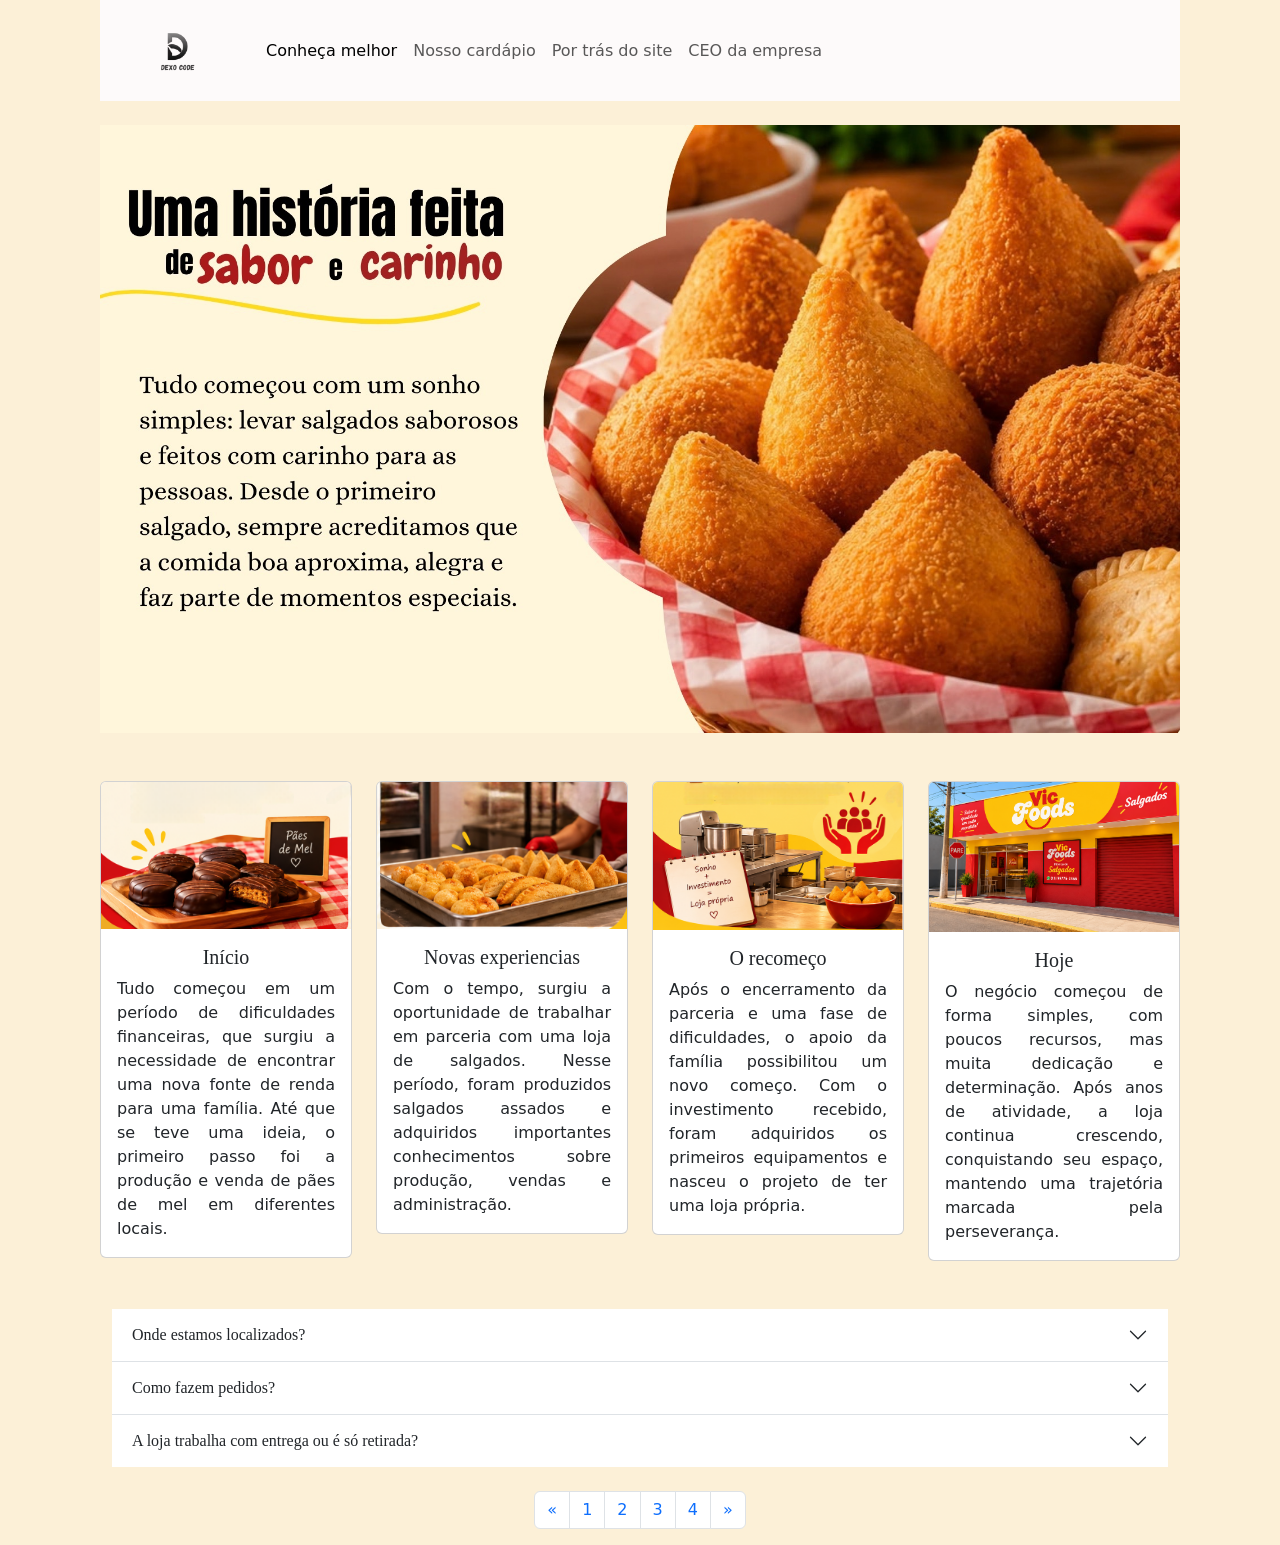
<file: index.html>
<!DOCTYPE html>
<html lang="pt-br">
<head>
    <meta charset="UTF-8">
    <meta name="viewport" content="width=device-width, initial-scale=1.0">
    <link rel="stylesheet" type="text/css" href="bootstrap.css">
    <title>Nossa história</title>
    <!-- Ícone da guia do navegador -->
    <link rel="icon" type="image/png" href="dexocode.png">
</head>

  <nav class="navbar navbar-expand-lg" style="background-color: #fdfafa;">
      <div class="container-fluid">
        
<a class="navbar-brand" href="index.html">
<img src="dexocode.png" width="130" height="75" class="object-fit-contain">
</a>
<button class="navbar-toggler" type="button" data-bs-toggle="collapse" data-bs-target="#navbarSupportedContent" aria-controls="navbarSupportedContent" aria-expanded="false" aria-label="Toggle navigation">
  <span class="navbar-toggler-icon"></span>
</button>
<div class="collapse navbar-collapse" id="navbarSupportedContent">
             <ul class="navbar-nav me-auto mb-2 mb-lg-0">
                 <li class="nav-item">
                    <a class="nav-link active" aria-current="page" href="index.html">Conheça melhor</a>
                 </li>
                <li class="nav-item">
                  <a class="nav-link" href="página 2.html">Nosso cardápio</a>
                </li>
                 <li class="nav-item">
                  <a class="nav-link" href="página 2.html">Por trás do site</a>
                </li>
                 <li class="nav-item">
                  <a class="nav-link" href="página 4.html">CEO da empresa</a>
                </li>
              
              <!--li class="nav-item">
                 <a class="nav-link disabled" aria-disabled="true">Disabled</a>
              </li-->
              </ul>
                  <!--form class="d-flex" role="search">
                  <input class="form-control me-2" type="search" placeholder="Search" aria-label="Search"/>
                  <button class="btn btn-outline-success" type="submit">Search</button>
                  </form-->
           </div>
         </div>
      </nav>

    <br>
    
 

<div class="mb-5">
  <img src="Salgados.jpg"
  class="img-fluid">
</div>


        
<div class="row row-cols-1 row-cols-md-4 g-4">
  <div class="col">
    <div class="card">
      <img src="pão de mel.png" class="card-img-top" alt="...">
      <div class="card-body">
        <h5 class="card-title">Início</h5>
        <p class="card-text"> Tudo começou em um período de dificuldades financeiras, que surgiu a necessidade de encontrar uma nova fonte de renda para uma família. Até que se teve uma ideia, o primeiro passo foi a produção e venda de pães de mel em diferentes locais.</p>
      </div>
    </div>
  </div>
<style>
   /* Formatação do Botão Voltar ao Topo */
        #btnTopo {
            display: none;
            position: fixed;
            bottom: 35px;
            right: 35px;
            z-index: 1000;

            background-color: #d32f12;
            color: white;
            border: none;
            border-radius: 50%;
            width: 55px;
            height: 55px;

            font-size: 26px;
            cursor: pointer;
            box-shadow: 0 3px 8px #0003;
            transition: background-color 0.3s;
        }
        /* Efeito ao passar o mouse */
        #btnTopo:hover {
            background-color: #be2815;
        }        
    </style>



  <div class="col">
    <div class="card">
      <img src="parceria.png" class="card-img-top" alt="...">
      <div class="card-body">
        <h5 class="card-title">Novas experiencias</h5>
        <p class="card-text">Com o tempo, surgiu a oportunidade de trabalhar em parceria com uma loja de salgados. Nesse período, foram produzidos salgados assados e adquiridos importantes conhecimentos sobre produção, vendas e administração.</p>
      </div>
    </div>
  </div>
  <div class="col">
    <div class="card">
      <img src="investimento.png" class="card-img-top" alt="...">
      <div class="card-body">
        <h5 class="card-title">O recomeço</h5>
        <p class="card-text">Após o encerramento da parceria e uma fase de dificuldades, o apoio da família possibilitou um novo começo. Com o investimento recebido, foram adquiridos os primeiros equipamentos e nasceu o projeto de ter uma loja própria.</p>
      </div>
    </div>
  </div>
  <div class="col">
    <div class="card">
      <img src="loja.png" class="card-img-top" alt="...">
      <div class="card-body">
        <h5 class="card-title">Hoje</h5>
        <p class="card-text">O negócio começou de forma simples, com poucos recursos, mas muita dedicação e determinação. Após anos de atividade, a loja continua crescendo, conquistando seu espaço, mantendo uma trajetória marcada pela perseverança.</p>
      </div>
    </div>
  </div>
</div>

<div class="container mt-5">
<div class="accordion accordion-flush" id="accordionFlushExample">
  <div class="accordion-item">
    <h2 class="accordion-header">
      <button class="accordion-button collapsed" type="button" data-bs-toggle="collapse" data-bs-target="#flush-collapseOne" aria-expanded="false" aria-controls="flush-collapseOne">
        Onde estamos localizados?
      </button>
    </h2>
    <div id="flush-collapseOne" class="accordion-collapse collapse" data-bs-parent="#accordionFlushExample">
      <div class="accordion-body">Rua Agostinho Benedetti, 170 - Vila Industrial, São José dos Campos - SP, 12220-560
    </div>
    </div>
  </div>
  <div class="accordion-item">
    <h2 class="accordion-header">
      <button class="accordion-button collapsed" type="button" data-bs-toggle="collapse" data-bs-target="#flush-collapseTwo" aria-expanded="false" aria-controls="flush-collapseTwo">
        Como fazem pedidos?
      </button>
    </h2>
    <div id="flush-collapseTwo" class="accordion-collapse collapse" data-bs-parent="#accordionFlushExample">
      <div class="accordion-body">Os pedidos são feitos pelo Whatsapp (12)99795-3466, com horário de atendimento de segunda a sexta-feira, das 08h às 19h; sábados, das 09h às 19h (fechado aos domingos)<a href="https://wa.me/5512997953466" target="_blank" rel="noopener noreferrer">
    Clique aqui para falar conosco
  </a></div>
    </div>
  </div>
  <div class="accordion-item">
    <h2 class="accordion-header">
      <button class="accordion-button collapsed" type="button" data-bs-toggle="collapse" data-bs-target="#flush-collapseThree" aria-expanded="false" aria-controls="flush-collapseThree">
        A loja trabalha com entrega ou é só retirada?
      </button>
    </h2>
    <div id="flush-collapseThree" class="accordion-collapse collapse" data-bs-parent="#accordionFlushExample">
      <div class="accordion-body">A loja trabalha apenas com retirada.</div>
    </div>
  </div>
</div>

<script src="https://cdn.jsdelivr.net/npm/@popperjs/core@2.11.8/dist/umd/popper.min.js" integrity="sha384-I7E8VVD/ismYTF4hNIPjVp/Zjvgyol6VFvRkX/vR+Vc4jQkC+hVqc2pM8ODewa9r" crossorigin="anonymous"></script>
<script src="https://cdn.jsdelivr.net/npm/bootstrap@5.3.8/dist/js/bootstrap.min.js" integrity="sha384-G/EV+4j2dNv+tEPo3++6LCgdCROaejBqfUeNjuKAiuXbjrxilcCdDz6ZAVfHWe1Y" crossorigin="anonymous"></script>
 
    <br>
<nav aria-label="Page navigation example">
  <ul class="pagination justify-content-center">
    <li class="page-item">
      <a class="page-link" href="#" aria-label="Previous">
        <span aria-hidden="true">&laquo;</span>
      </a>
    </li>
    <li class="page-item"><a class="page-link" href="index.html">1</a></li>
    <li class="page-item"><a class="page-link" href="página 2.html">2</a></li>
    <li class="page-item"><a class="page-link" href="página 3.html">3</a></li>
    <li class="page-item"><a class="page-link" href="página 4.html">4</a></li>
    <li class="page-item">
      <a class="page-link" href="#" aria-label="Next">
        <span aria-hidden="true">&raquo;</span>
      </a>
    </li>
  </ul>
</nav>



        <!-- Botão Voltar ao Topo -->
        <button id="btnTopo"
            onclick="voltarAoTopo()"
            aria-label="Voltar ao topo"
            title="Voltar ao topo">
            ↑ <!--Este caractere está sendo usado para representar a seta para cima-->
        </button>

        <script>
            // Obtém o botão pelo seu ID
            const btnTopo = document.getElementById("btnTopo");

            // Verifica a posição da rolagem da página
            window.onscroll = function () {
                if (document.documentElement.scrollTop > 200) {
                    btnTopo.style.display = "block";
                } else {
                    btnTopo.style.display = "none";
                }
            };

            // Retorna suavemente ao início da página
            function voltarAoTopo() {
                window.scrollTo({
                    top: 0,
                    behavior: "smooth"
                });
            }
        </script>
        <!--Aqui acaba o conteúdo referente ao botão Voltar ao Topo-->


</body>
</html>
</file>
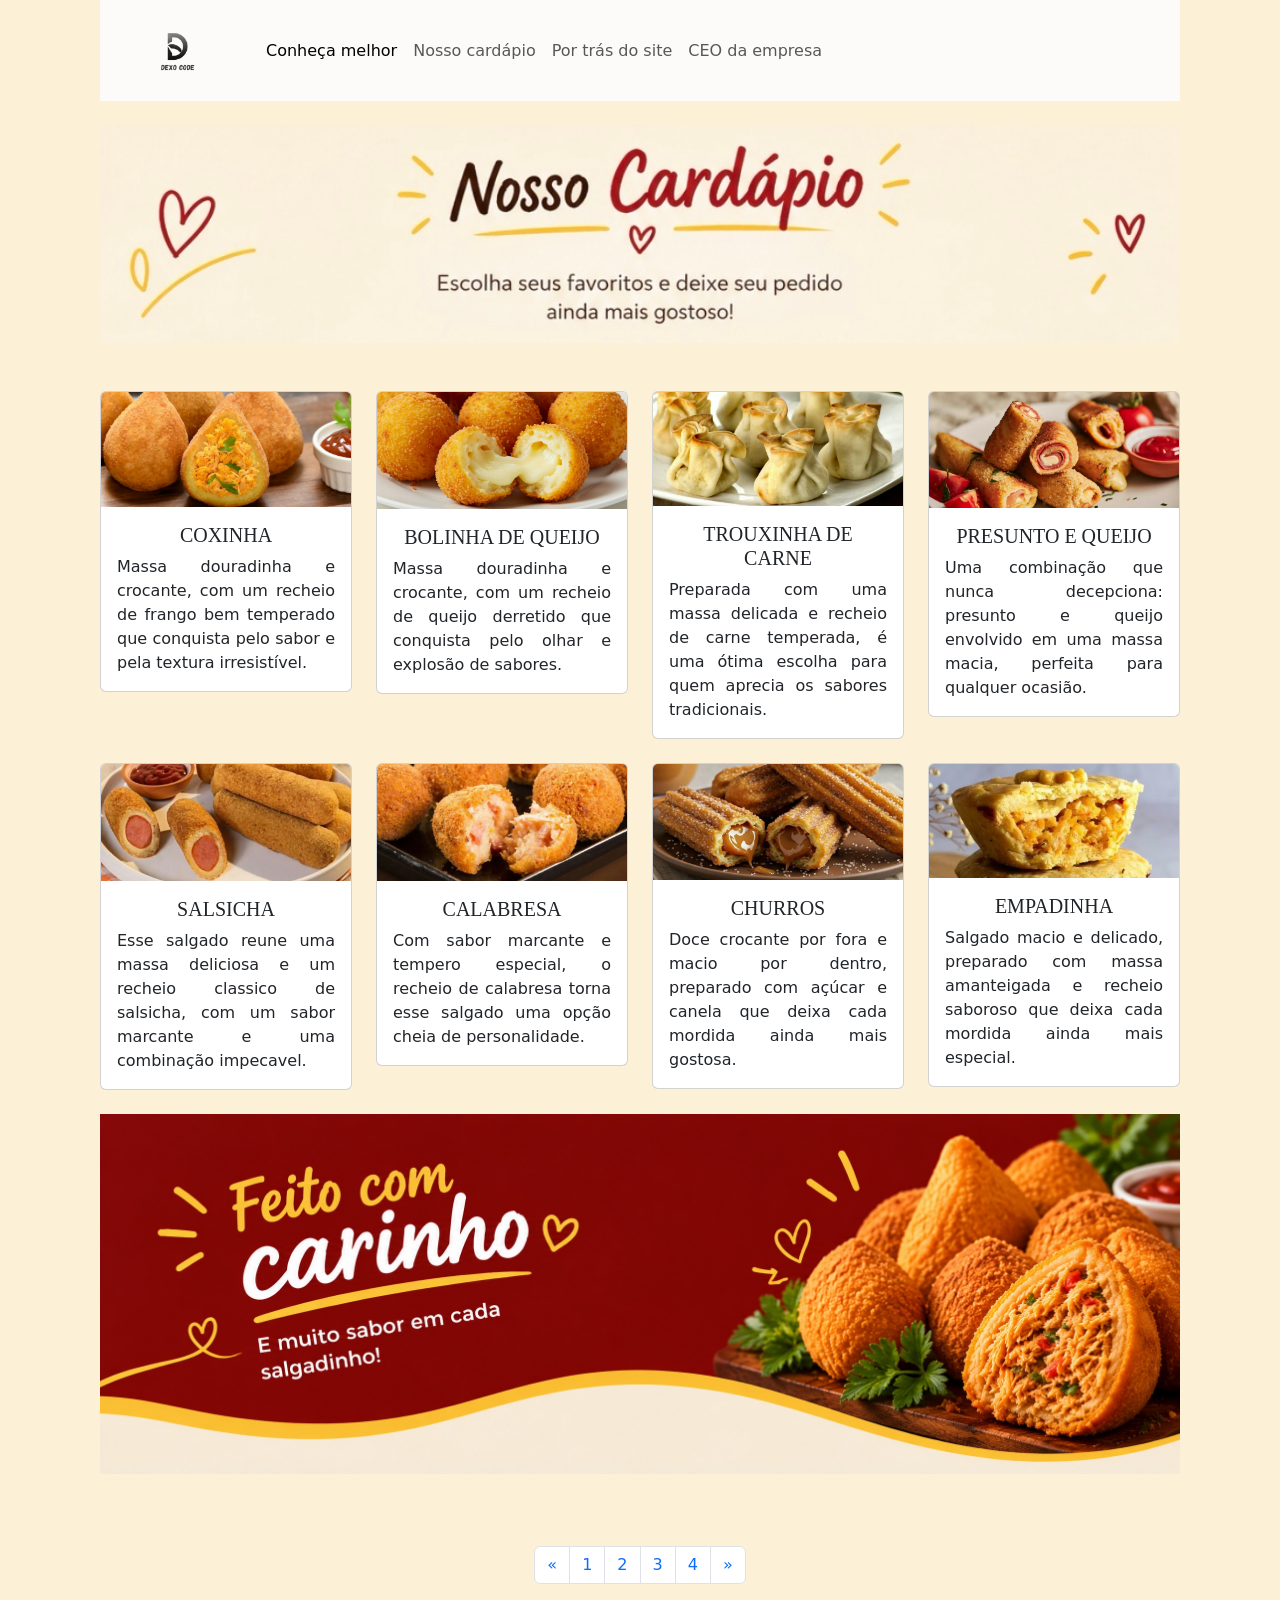
<file: página 2.html>
<!DOCTYPE html>
<html lang="pt-br">
<head>
    <meta charset="UTF-8">
    <meta name="viewport" content="width=device-width, initial-scale=1.0">
    <link rel="stylesheet" type="text/css" href="bootstrap.css">
    <title>Nosso cardápio</title>
    <!-- Ícone da guia do navegador -->
    <link rel="icon" type="image/png" href="dexocode.png">
</head>


  <nav class="navbar navbar-expand-lg" style="background-color: #fdfafa;">
      <div class="container-fluid">
        
<a class="navbar-brand" href="página 2.html">
<img src="dexocode.png" width="130" height="75" class="object-fit-contain">
</a>
<button class="navbar-toggler" type="button" data-bs-toggle="collapse" data-bs-target="#navbarSupportedContent" aria-controls="navbarSupportedContent" aria-expanded="false" aria-label="Toggle navigation">
  <span class="navbar-toggler-icon"></span>
</button>
<div class="collapse navbar-collapse" id="navbarSupportedContent">
             <ul class="navbar-nav me-auto mb-2 mb-lg-0">
                 <li class="nav-item">
                    <a class="nav-link active" aria-current="page" href="index.html">Conheça melhor</a>
                 </li>
                <li class="nav-item">
                  <a class="nav-link" href="página 2.html">Nosso cardápio</a>
                </li>
                 <li class="nav-item">
                  <a class="nav-link" href="página 3.html">Por trás do site</a>
                </li>
                 <li class="nav-item">
                  <a class="nav-link" href="página 4.html">CEO da empresa</a>
                </li>
               
              <!--li class="nav-item">
                 <a class="nav-link disabled" aria-disabled="true">Disabled</a>
              </li-->
              </ul>
                  <!--form class="d-flex" role="search">
                  <input class="form-control me-2" type="search" placeholder="Search" aria-label="Search"/>
                  <button class="btn btn-outline-success" type="submit">Search</button>
                  </form-->
           </div>
         </div>
      </nav>
<style>
   /* Formatação do Botão Voltar ao Topo */
        #btnTopo {
            display: none;
            position: fixed;
            bottom: 35px;
            right: 35px;
            z-index: 1000;

            background-color: #d32f12;
            color: white;
            border: none;
            border-radius: 50%;
            width: 55px;
            height: 55px;

            font-size: 26px;
            cursor: pointer;
            box-shadow: 0 3px 8px #0003;
            transition: background-color 0.3s;
        }
        /* Efeito ao passar o mouse */
        #btnTopo:hover {
            background-color: #be2815;
        }        
    </style>



    <br>
<div class="mb-5">
  <img src="cabecalho.jpeg"
  class="img-fluid" width="100%">
</div>


    <div class="row row-cols-1 row-cols-md-4 g-4">
  <div class="col">
    <div class="card">
      <img src="Coxinha.jpg" class="card-img-top" alt="...">
      <div class="card-body">
        <h5 class="card-title">COXINHA</h5>
        <p class="card-text">Massa douradinha e crocante, com um recheio de frango bem temperado que conquista pelo sabor e pela textura irresistível.</p>
      </div>
    </div>
  </div>
  <div class="col">
    <div class="card">
      <img src="Bolinha-de-queijo.jpg" class="card-img-top" alt="...">
      <div class="card-body">
        <h5 class="card-title">BOLINHA DE QUEIJO</h5>
        <p class="card-text">Massa douradinha e crocante, com um recheio de queijo derretido que conquista pelo olhar e explosão de sabores.</p>
      </div>
    </div>
  </div>
  <div class="col">
    <div class="card">
      <img src="Trouxinha.jpg" class="card-img-top" alt="...">
      <div class="card-body">
        <h5 class="card-title">TROUXINHA DE CARNE</h5>
        <p class="card-text">Preparada com uma massa delicada e recheio de carne temperada, é uma ótima escolha para quem aprecia os sabores tradicionais.</p>
      </div>
    </div>
  </div>
  <div class="col">
    <div class="card">
      <img src="Presunto e queijo.jpg" class="card-img-top" alt="...">
      <div class="card-body">
        <h5 class="card-title">PRESUNTO E QUEIJO</h5>
        <p class="card-text">Uma combinação que nunca decepciona: presunto e queijo envolvido em uma massa macia, perfeita para qualquer ocasião.</p>
      </div>
    </div>
  </div>
</div>
<br>

    <div class="row row-cols-1 row-cols-md-4 g-4">
  <div class="col">
    <div class="card">
      <img src="Salsicha.jpg" class="card-img-top" alt="...">
      <div class="card-body">
        <h5 class="card-title">SALSICHA</h5>
        <p class="card-text">Esse salgado reune uma massa deliciosa e um recheio classico de salsicha, com um sabor marcante e uma combinação impecavel.</p>
    </div>
</div>
</div>
     <div class="col">
    <div class="card">
      <img src="Calabresa.jpg" class="card-img-top" alt="...">
      <div class="card-body">
        <h5 class="card-title">CALABRESA</h5>
        <p class="card-text">Com sabor marcante e tempero especial, o recheio de calabresa torna esse salgado uma opção cheia de personalidade.</p>
      </div>
    </div>
  </div>
  <div class="col">
    <div class="card">
      <img src="Churros.jpg" class="card-img-top" alt="...">
      <div class="card-body">
        <h5 class="card-title">CHURROS</h5>
        <p class="card-text">Doce crocante por fora e macio por dentro, preparado com açúcar e canela que deixa cada mordida ainda mais gostosa.</p>
      </div>
    </div>
  </div>
  <div class="col">
    <div class="card">
      <img src="Empadinha.jpg" class="card-img-top" alt="...">
      <div class="card-body">
        <h5 class="card-title">EMPADINHA</h5>
        <p class="card-text">Salgado macio e delicado, preparado com massa amanteigada e recheio saboroso que deixa cada mordida ainda mais especial. </p>
      </div>
    </div>
  </div>
</div>
<br>
<div class="mb-5">
  <img src="rodape.jpeg"
  class="img-fluid">
</div>
 <br>
<nav aria-label="Page navigation example">
  <ul class="pagination justify-content-center">
    <li class="page-item">
      <a class="page-link" href="#" aria-label="Previous">
        <span aria-hidden="true">&laquo;</span>
      </a>
    </li>
    <li class="page-item"><a class="page-link" href="index.html">1</a></li>
    <li class="page-item"><a class="page-link" href="página 2.html">2</a></li>
    <li class="page-item"><a class="page-link" href="página 3.html">3</a></li>
    <li class="page-item"><a class="page-link" href="página 4.html">4</a></li>
    <li class="page-item">
      <a class="page-link" href="#" aria-label="Next">
        <span aria-hidden="true">&raquo;</span>
      </a>
    </li>
  </ul>
</nav>

     <script src="https://cdn.jsdelivr.net/npm/@popperjs/core@2.11.8/dist/umd/popper.min.js" integrity="sha384-                           I7E8VVD/ismYTF4hNIPjVp/Zjvgyol6VFvRkX/vR+Vc4jQkC+hVqc2pM8ODewa9r" crossorigin="anonymous"></script>
    <script src="https://cdn.jsdelivr.net/npm/bootstrap@5.3.8/dist/js/bootstrap.min.js" integrity="sha384-G/EV+4j2dNv+tEPo3++6LCgdCROaejBqfUeNjuKAiuXbjrxilcCdDz6ZAVfHWe1Y" crossorigin="anonymous"></script>

<!-- Botão Voltar ao Topo -->
        <button id="btnTopo"
            onclick="voltarAoTopo()"
            aria-label="Voltar ao topo"
            title="Voltar ao topo">
            ↑ <!--Este caractere está sendo usado para representar a seta para cima-->
        </button>

        <script>
            // Obtém o botão pelo seu ID
            const btnTopo = document.getElementById("btnTopo");

            // Verifica a posição da rolagem da página
            window.onscroll = function () {
                if (document.documentElement.scrollTop > 200) {
                    btnTopo.style.display = "block";
                } else {
                    btnTopo.style.display = "none";
                }
            };

            // Retorna suavemente ao início da página
            function voltarAoTopo() {
                window.scrollTo({
                    top: 0,
                    behavior: "smooth"
                });
            }
        </script>
        <!--Aqui acaba o conteúdo referente ao botão Voltar ao Topo-->


</body>
</html>
</file>
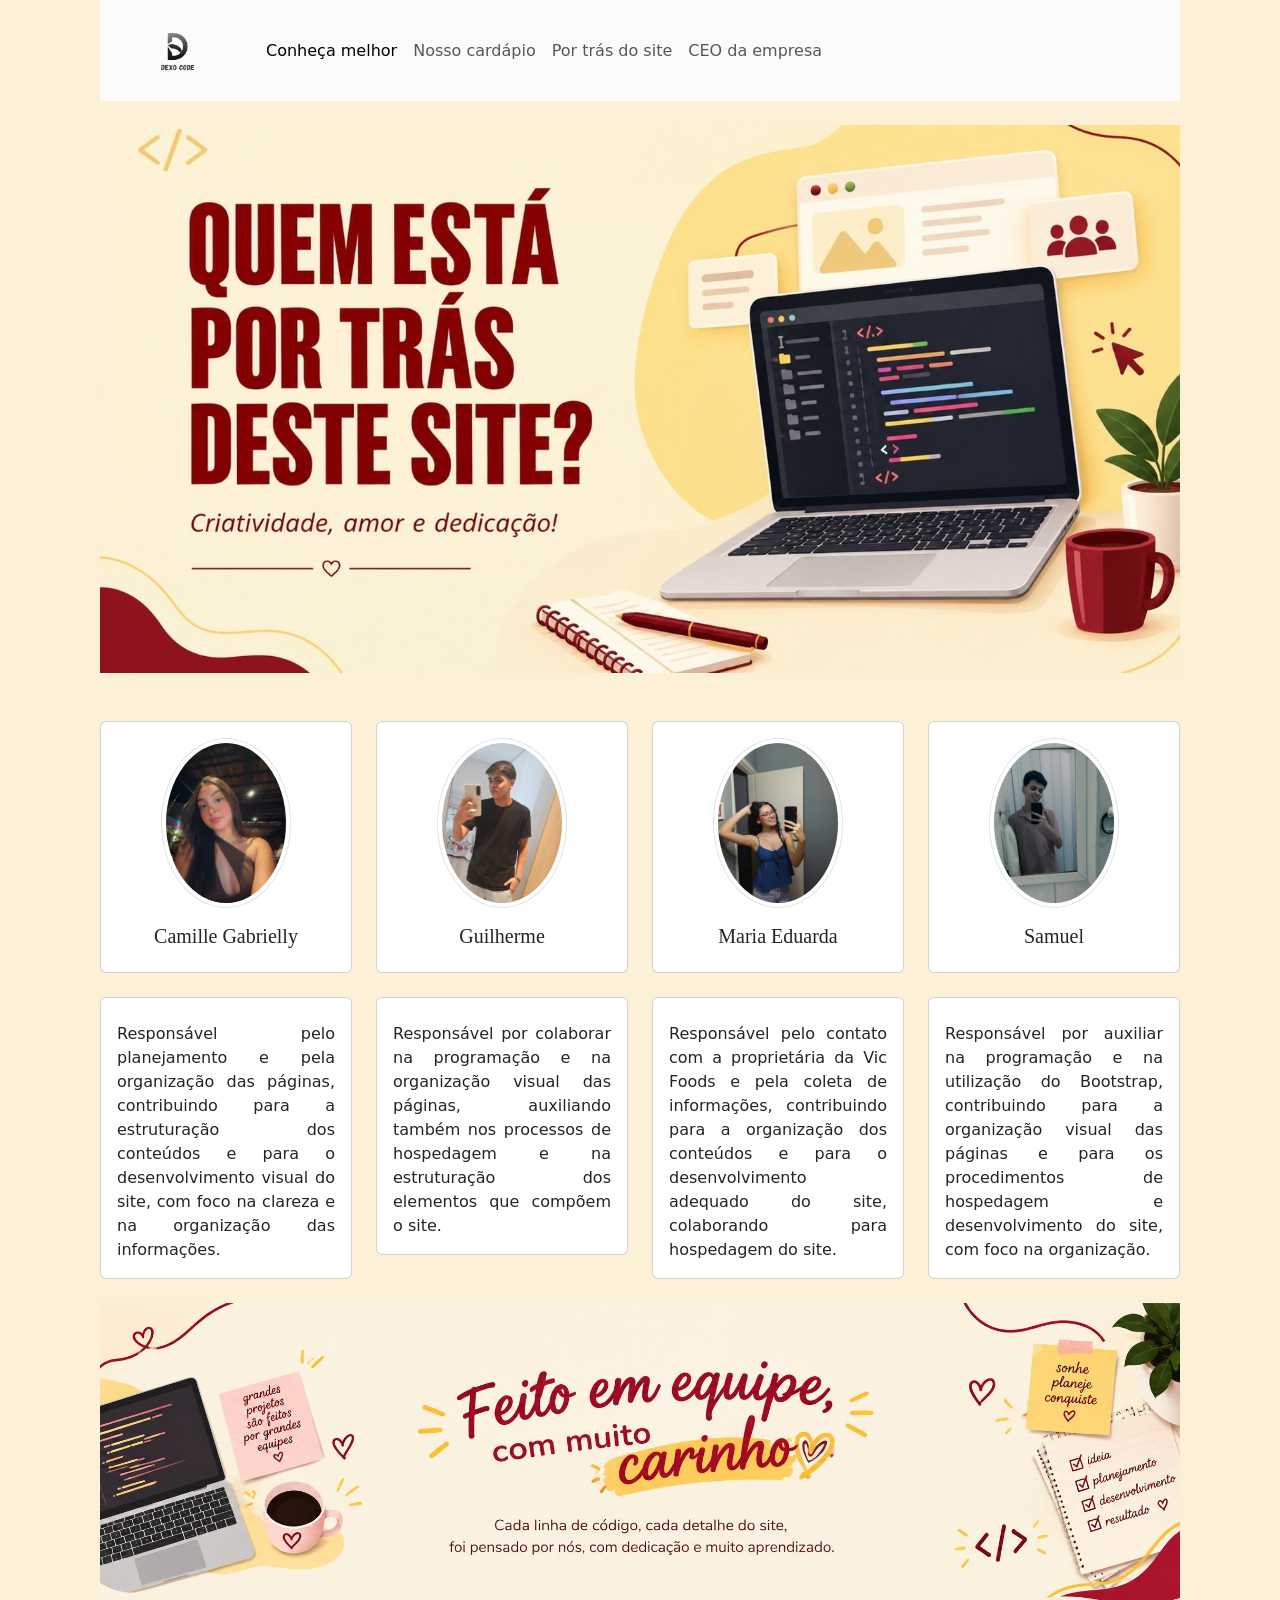
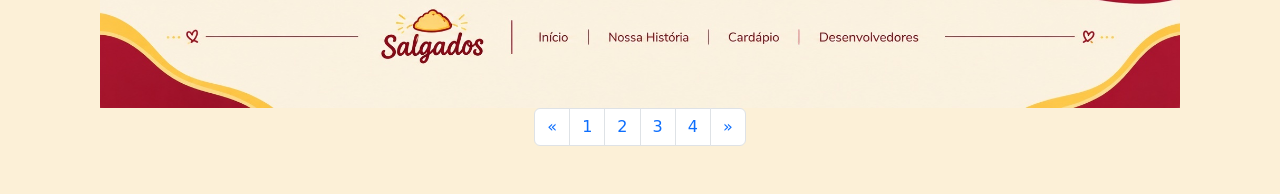
<file: página 3.html>
<!DOCTYPE html>
<html lang="pt-br">
<head>
    <meta charset="UTF-8">
    <meta name="viewport" content="width=device-width, initial-scale=1.0">
    <link rel="stylesheet" type="text/css" href="bootstrap.css">
    <title>Pór trás do site</title>
    <!-- Ícone da guia do navegador -->
    <link rel="icon" type="image/png" href="dexocode.png">
</head>


  <nav class="navbar navbar-expand-lg" style="background-color: #fdfafa;">
      <div class="container-fluid">
        
<a class="navbar-brand" href="página 3.html">
<img src="dexocode.png" width="130" height="75" class="object-fit-contain">
</a>
<button class="navbar-toggler" type="button" data-bs-toggle="collapse" data-bs-target="#navbarSupportedContent" aria-controls="navbarSupportedContent" aria-expanded="false" aria-label="Toggle navigation">
  <span class="navbar-toggler-icon"></span>
</button>
<div class="collapse navbar-collapse" id="navbarSupportedContent">
             <ul class="navbar-nav me-auto mb-2 mb-lg-0">
                 <li class="nav-item">
                    <a class="nav-link active" aria-current="page" href="index.html">Conheça melhor</a>
                 </li>
                <li class="nav-item">
                  <a class="nav-link" href="página 2.html">Nosso cardápio</a>
                </li>
                 <li class="nav-item">
                  <a class="nav-link" href="página 3.html">Por trás do site</a>
                </li>
                 <li class="nav-item">
                  <a class="nav-link" href="página 4.html">CEO da empresa</a>
                </li>
              <!--li class="nav-item">
                 <a class="nav-link disabled" aria-disabled="true">Disabled</a>
              </li-->
              </ul>
                  <!--form class="d-flex" role="search">
                  <input class="form-control me-2" type="search" placeholder="Search" aria-label="Search"/>
                  <button class="btn btn-outline-success" type="submit">Search</button>
                  </form-->
           </div>
         </div>
      </nav>

<style>
   /* Formatação do Botão Voltar ao Topo */
        #btnTopo {
            display: none;
            position: fixed;
            bottom: 35px;
            right: 35px;
            z-index: 1000;

            background-color: #d32f12;
            color: white;
            border: none;
            border-radius: 50%;
            width: 55px;
            height: 55px;

            font-size: 26px;
            cursor: pointer;
            box-shadow: 0 3px 8px #0003;
            transition: background-color 0.3s;
        }
        /* Efeito ao passar o mouse */
        #btnTopo:hover {
            background-color: #be2815;
        }        
    </style>


    <br>

<div class="mb-5">
  <img src="integrantes.jpeg"
  class="img-fluid">
</div>

      

<div class="row row-cols-1 row-cols-md-4 g-4">
  <div class="col">
    <div class="card text-center">
      <img src="camille.jpeg" class="rounded-circle img-thumbnail mx-auto mt-3"width="130" height="130" alt="Camille">
      <div class="card-body">
        <h5 class="card-title">Camille Gabrielly</h5>
      </div>
    </div>
  </div>
<div class="col">
  <div class="card text-center">
      <img src="guilherme.jpeg"class="rounded-circle img-thumbnail mx-auto mt-3"width="130" height="130" alt="Guilherme">
      <div class="card-body">
        <h5 class="card-title">Guilherme</h5>
        </div>
    </div>
  </div>
<div class="col">
  <div class="card text-center">
      <img src="maria eduarda.jpeg"class="rounded-circle img-thumbnail mx-auto mt-3"width="130" height="130" alt="Maria Eduarda">
      <div class="card-body">
        <h5 class="card-title">Maria Eduarda</h5>
        </div>
      </div>
    </div>
<div class="col">
  <div class="card text-center">
      <img src="Samuel.jpg"class="rounded-circle img-thumbnail mx-auto mt-3"width="130" height="130" alt="Maria Eduarda">
      <div class="card-body">
        <h5 class="card-title">Samuel</h5>
        </div>
      </div>
    </div>
</div>



 

<br>
<div class="row">
  <div class="col">
    <div class="card">
       <div class="card-body">
        <h5 class="card-title"></h5>
      <p class="card-text">Responsável pelo planejamento e pela organização das páginas, contribuindo para a estruturação dos conteúdos e para o desenvolvimento visual do site, com foco na clareza e na organização das informações.
    </div>
  </div>
</div>
<div class="col">
  <div class="card">
    <div class="card-body">
      <h5 class="card-title"></h5>
      <p class="card-text">Responsável por colaborar na programação e na organização visual das páginas, auxiliando também nos processos de hospedagem e na estruturação dos elementos que compõem o site.
    </div>
  </div>
</div>
<div class="col">
  <div class="card">
    <div class="card-body">
      <h5 class="card-title"></h5>
      <p class="card-text">Responsável pelo contato com a proprietária da Vic Foods e pela coleta de informações, contribuindo para a organização dos conteúdos e para o desenvolvimento adequado do site, colaborando para hospedagem do site.
    </div>
  </div>
</div>
<div class="col">
  <div class="card">
    <div class="card-body">
       <h5 class="card-title"></h5>
       <p class="card-text">Responsável por auxiliar na programação e na utilização do Bootstrap, contribuindo para a organização visual das páginas e para os procedimentos de hospedagem e desenvolvimento do site, com foco na organização.
     </div>
    </div>
  </div>
</div>
 
<br>
<div class="mb-5">
  <img src="Final terceira.jpg"
  class="img-fluid">
  <br>
<nav aria-label="Page navigation example">
  <ul class="pagination justify-content-center">
    <li class="page-item">
      <a class="page-link" href="#" aria-label="Previous">
        <span aria-hidden="true">&laquo;</span>
      </a>
    </li>
    <li class="page-item"><a class="page-link" href="index.html">1</a></li>
    <li class="page-item"><a class="page-link" href="página 2.html">2</a></li>
    <li class="page-item"><a class="page-link" href="página 3.html">3</a></li>
    <li class="page-item"><a class="page-link" href="página 4.html">4</a></li>
    
    <li class="page-item">
      <a class="page-link" href="#" aria-label="Next">
        <span aria-hidden="true">&raquo;</span>
      </a>
    </li>
  </ul>
</nav>
</div>

<script src="https://cdn.jsdelivr.net/npm/@popperjs/core@2.11.8/dist/umd/popper.min.js" integrity="sha384-I7E8VVD/ismYTF4hNIPjVp/Zjvgyol6VFvRkX/vR+Vc4jQkC+hVqc2pM8ODewa9r" crossorigin="anonymous"></script>
<script src="https://cdn.jsdelivr.net/npm/bootstrap@5.3.8/dist/js/bootstrap.min.js" integrity="sha384-G/EV+4j2dNv+tEPo3++6LCgdCROaejBqfUeNjuKAiuXbjrxilcCdDz6ZAVfHWe1Y" crossorigin="anonymous"></script>
 
<!-- Botão Voltar ao Topo -->
        <button id="btnTopo"
            onclick="voltarAoTopo()"
            aria-label="Voltar ao topo"
            title="Voltar ao topo">
            ↑ <!--Este caractere está sendo usado para representar a seta para cima-->
        </button>

        <script>
            // Obtém o botão pelo seu ID
            const btnTopo = document.getElementById("btnTopo");

            // Verifica a posição da rolagem da página
            window.onscroll = function () {
                if (document.documentElement.scrollTop > 200) {
                    btnTopo.style.display = "block";
                } else {
                    btnTopo.style.display = "none";
                }
            };

            // Retorna suavemente ao início da página
            function voltarAoTopo() {
                window.scrollTo({
                    top: 0,
                    behavior: "smooth"
                });
            }
        </script>
        <!--Aqui acaba o conteúdo referente ao botão Voltar ao Topo-->


</body>
</html>
</file>
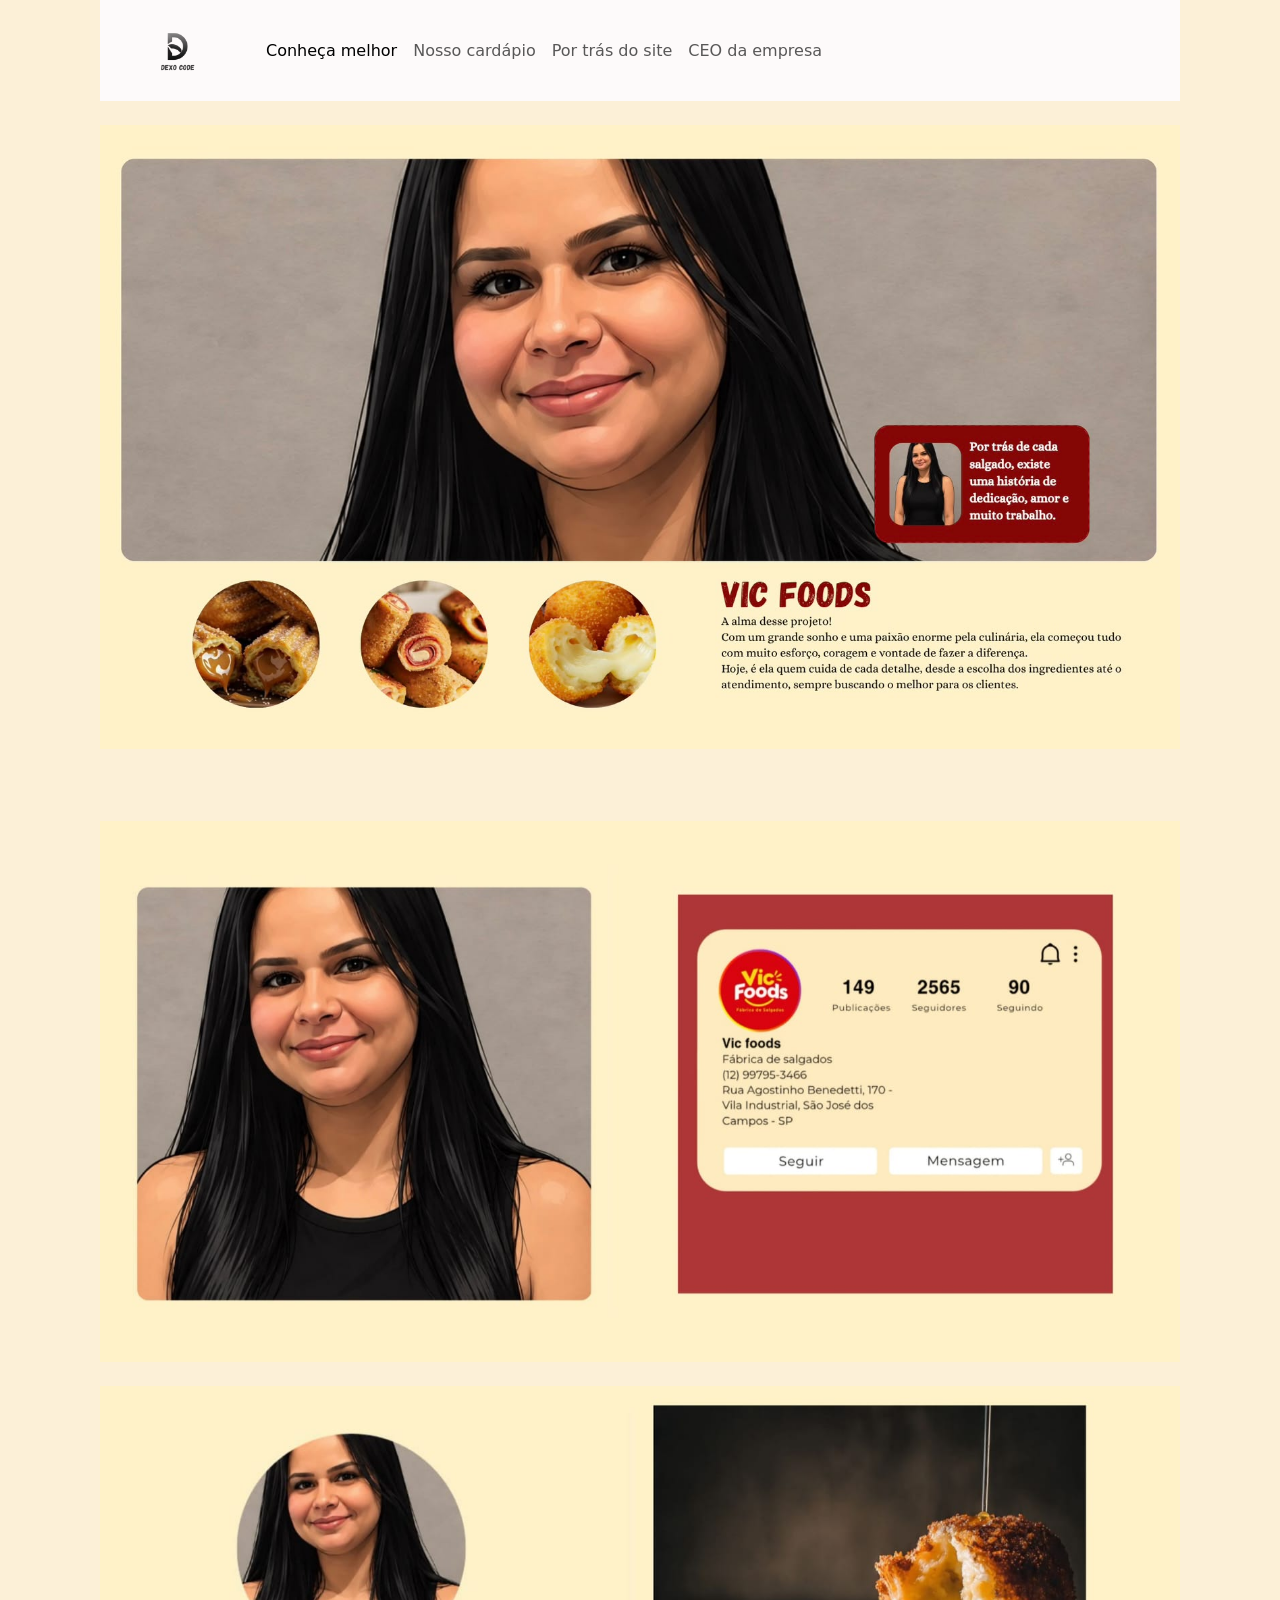
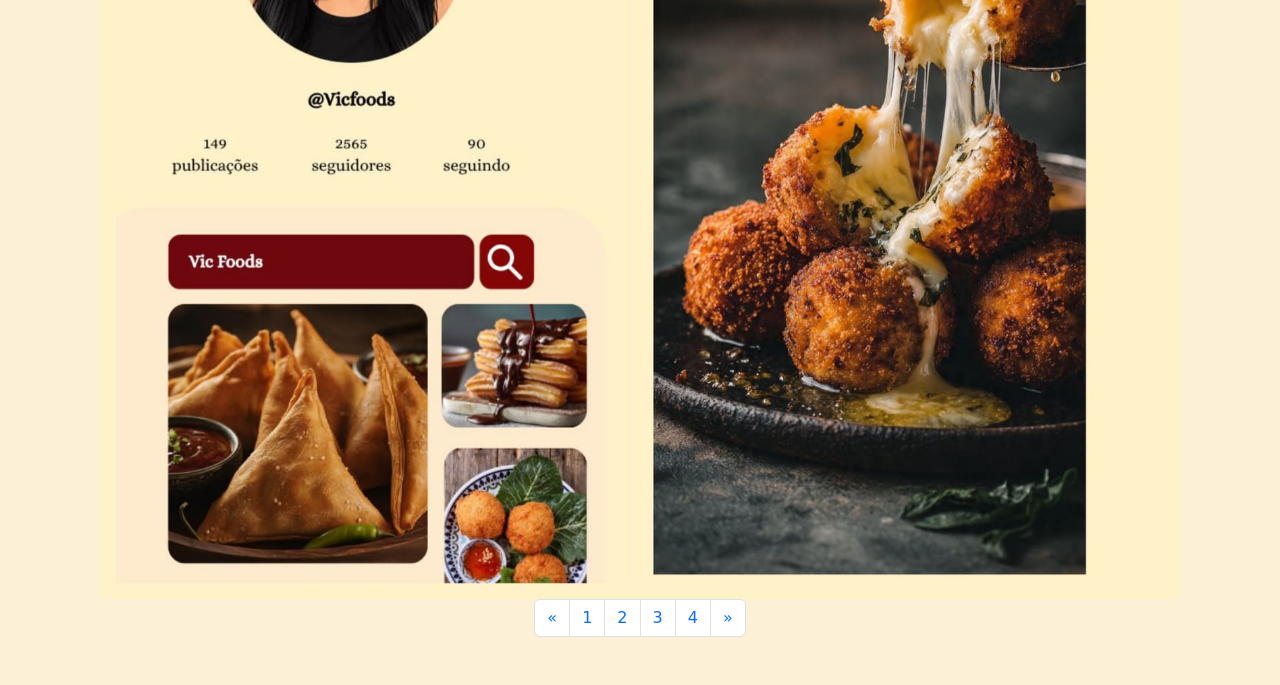
<file: página 4.html>
<!DOCTYPE html>
<html lang="pt-br">
<head>
    <meta charset="UTF-8">
    <meta name="viewport" content="width=device-width, initial-scale=1.0">
    <link rel="stylesheet" type="text/css" href="bootstrap.css">
    <title>CEO da empresa</title>
    <!-- Ícone da guia do navegador -->
    <link rel="icon" type="image/png" href="dexocode.png">
</head>


  <nav class="navbar navbar-expand-lg" style="background-color: #fdfafa;">
      <div class="container-fluid">
        
<a class="navbar-brand" href="página 4.html">
<img src="dexocode.png" width="130" height="75" class="object-fit-contain">
</a>
<button class="navbar-toggler" type="button" data-bs-toggle="collapse" data-bs-target="#navbarSupportedContent" aria-controls="navbarSupportedContent" aria-expanded="false" aria-label="Toggle navigation">
  <span class="navbar-toggler-icon"></span>
</button>
<div class="collapse navbar-collapse" id="navbarSupportedContent">
             <ul class="navbar-nav me-auto mb-2 mb-lg-0">
                 <li class="nav-item">
                    <a class="nav-link active" aria-current="page" href="index.html">Conheça melhor</a>
                 </li>
                <li class="nav-item">
                  <a class="nav-link" href="página 2.html">Nosso cardápio</a>
                </li>
                 <li class="nav-item">
                  <a class="nav-link" href="página 3.html">Por trás do site</a>
                </li>
                 <li class="nav-item">
                  <a class="nav-link" href="página 4.html">CEO da empresa</a>
                </li>
              <!--li class="nav-item">
                 <a class="nav-link disabled" aria-disabled="true">Disabled</a>
              </li-->
              </ul>
                  <!--form class="d-flex" role="search">
                  <input class="form-control me-2" type="search" placeholder="Search" aria-label="Search"/>
                  <button class="btn btn-outline-success" type="submit">Search</button>
                  </form-->
          
           </div>
         </div>
      </nav>

<style>
   /* Formatação do Botão Voltar ao Topo */
        #btnTopo {
            display: none;
            position: fixed;
            bottom: 35px;
            right: 35px;
            z-index: 1000;

            background-color: #d32f12;
            color: white;
            border: none;
            border-radius: 50%;
            width: 55px;
            height: 55px;

            font-size: 26px;
            cursor: pointer;
            box-shadow: 0 3px 8px #0003;
            transition: background-color 0.3s;
        }
        /* Efeito ao passar o mouse */
        #btnTopo:hover {
            background-color: #be2815;
        }        
    </style>


<br>
<div class="mb-5">
  <img src="Parte superior.jpeg"
  class="img-fluid">
</div>

 
<br>
<div class="mb-5">
  <img src="imagem 2 pg4.jpeg"
  class="img-fluid">
  <br>

<br>
<div class="mb-5">
  <img src="imagem 3pg4.jpeg"
  class="img-fluid">
  <br>


<nav aria-label="Page navigation example">
  <ul class="pagination justify-content-center">
    <li class="page-item">
      <a class="page-link" href="#" aria-label="Previous">
        <span aria-hidden="true">&laquo;</span>
      </a>
    </li>
    <li class="page-item"><a class="page-link" href="index.html">1</a></li>
    <li class="page-item"><a class="page-link" href="página 2.html">2</a></li>
    <li class="page-item"><a class="page-link" href="página 3.html">3</a></li>
    <li class="page-item"><a class="page-link" href="página 4.html">4</a></li>
    <li class="page-item">
      <a class="page-link" href="#" aria-label="Next">
        <span aria-hidden="true">&raquo;</span>
      </a>
    </li>
  </ul>
</nav>
</div>

<script src="https://cdn.jsdelivr.net/npm/@popperjs/core@2.11.8/dist/umd/popper.min.js" integrity="sha384-I7E8VVD/ismYTF4hNIPjVp/Zjvgyol6VFvRkX/vR+Vc4jQkC+hVqc2pM8ODewa9r" crossorigin="anonymous"></script>
<script src="https://cdn.jsdelivr.net/npm/bootstrap@5.3.8/dist/js/bootstrap.min.js" integrity="sha384-G/EV+4j2dNv+tEPo3++6LCgdCROaejBqfUeNjuKAiuXbjrxilcCdDz6ZAVfHWe1Y" crossorigin="anonymous"></script>
 
<!-- Botão Voltar ao Topo -->
        <button id="btnTopo"
            onclick="voltarAoTopo()"
            aria-label="Voltar ao topo"
            title="Voltar ao topo">
            ↑ <!--Este caractere está sendo usado para representar a seta para cima-->
        </button>

        <script>
            // Obtém o botão pelo seu ID
            const btnTopo = document.getElementById("btnTopo");

            // Verifica a posição da rolagem da página
            window.onscroll = function () {
                if (document.documentElement.scrollTop > 200) {
                    btnTopo.style.display = "block";
                } else {
                    btnTopo.style.display = "none";
                }
            };

            // Retorna suavemente ao início da página
            function voltarAoTopo() {
                window.scrollTo({
                    top: 0,
                    behavior: "smooth"
                });
            }
        </script>
        <!--Aqui acaba o conteúdo referente ao botão Voltar ao Topo-->


</body>
</html>
</file>
